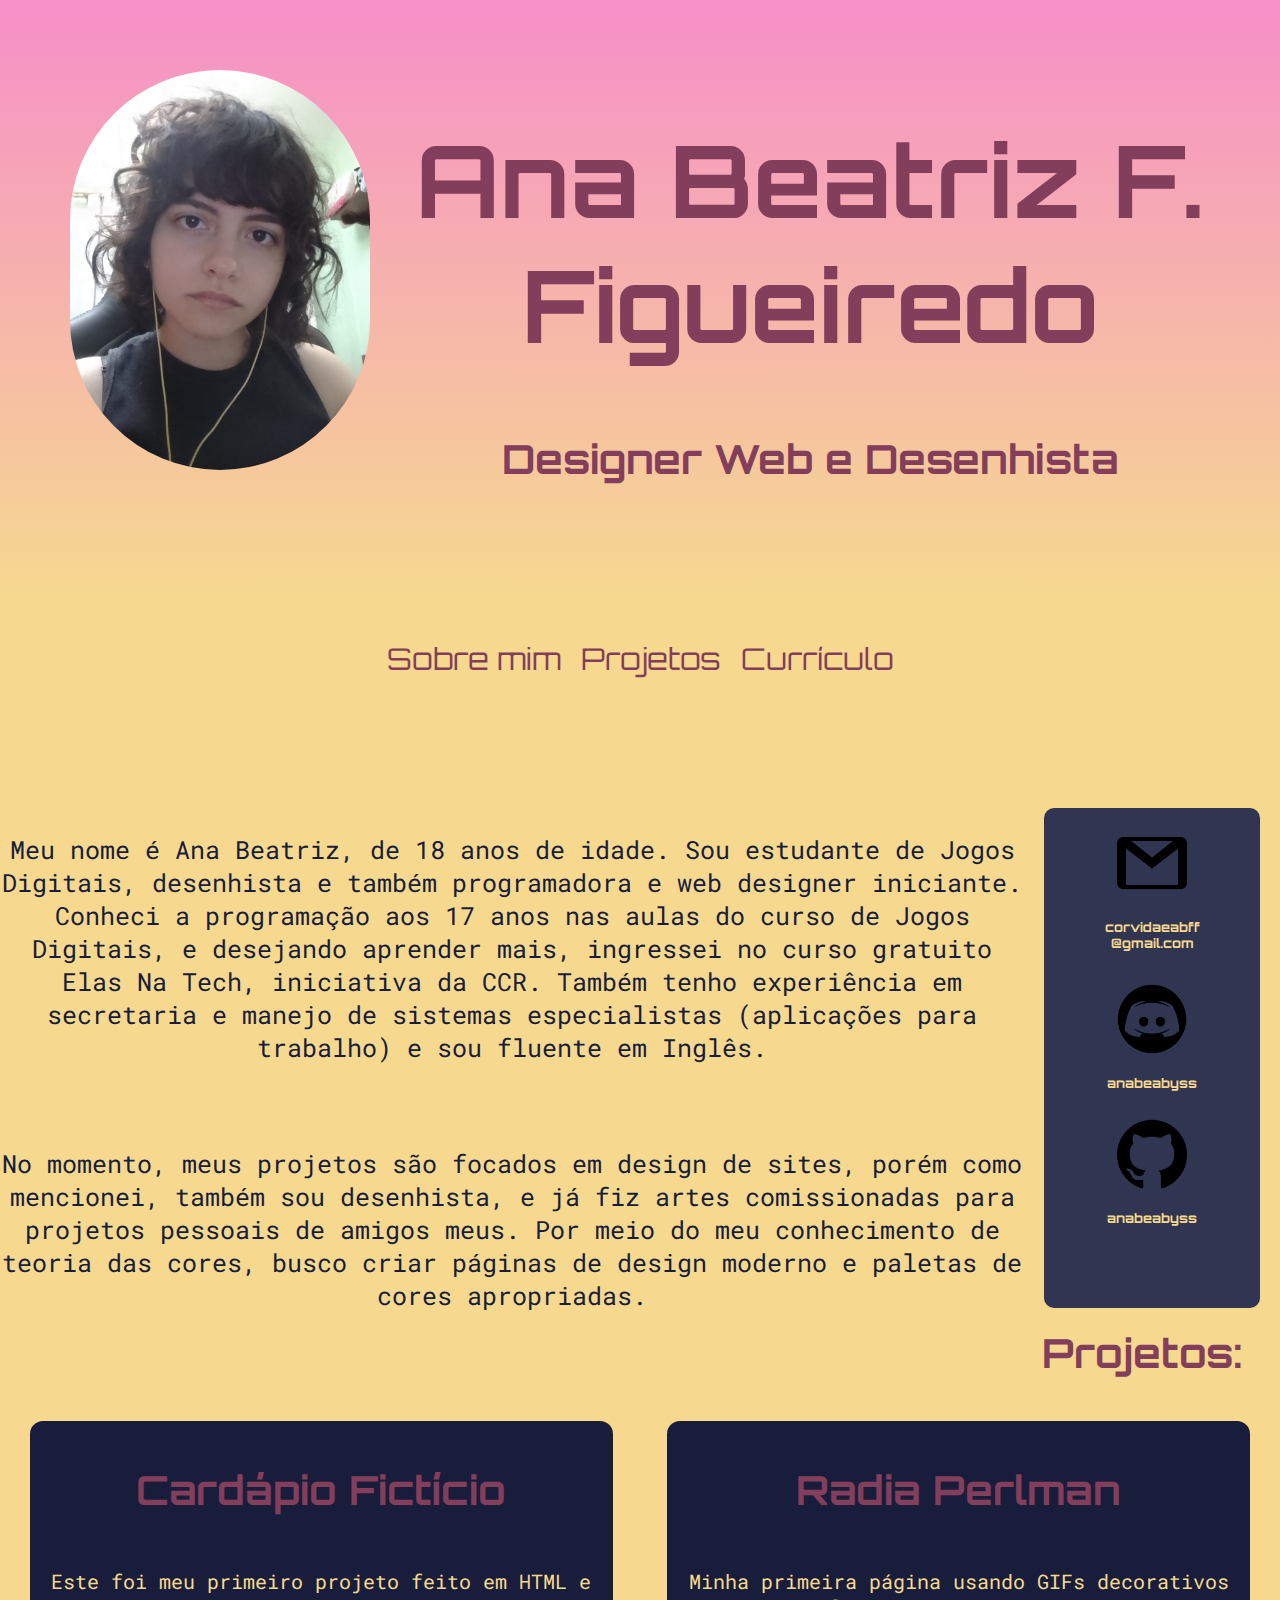
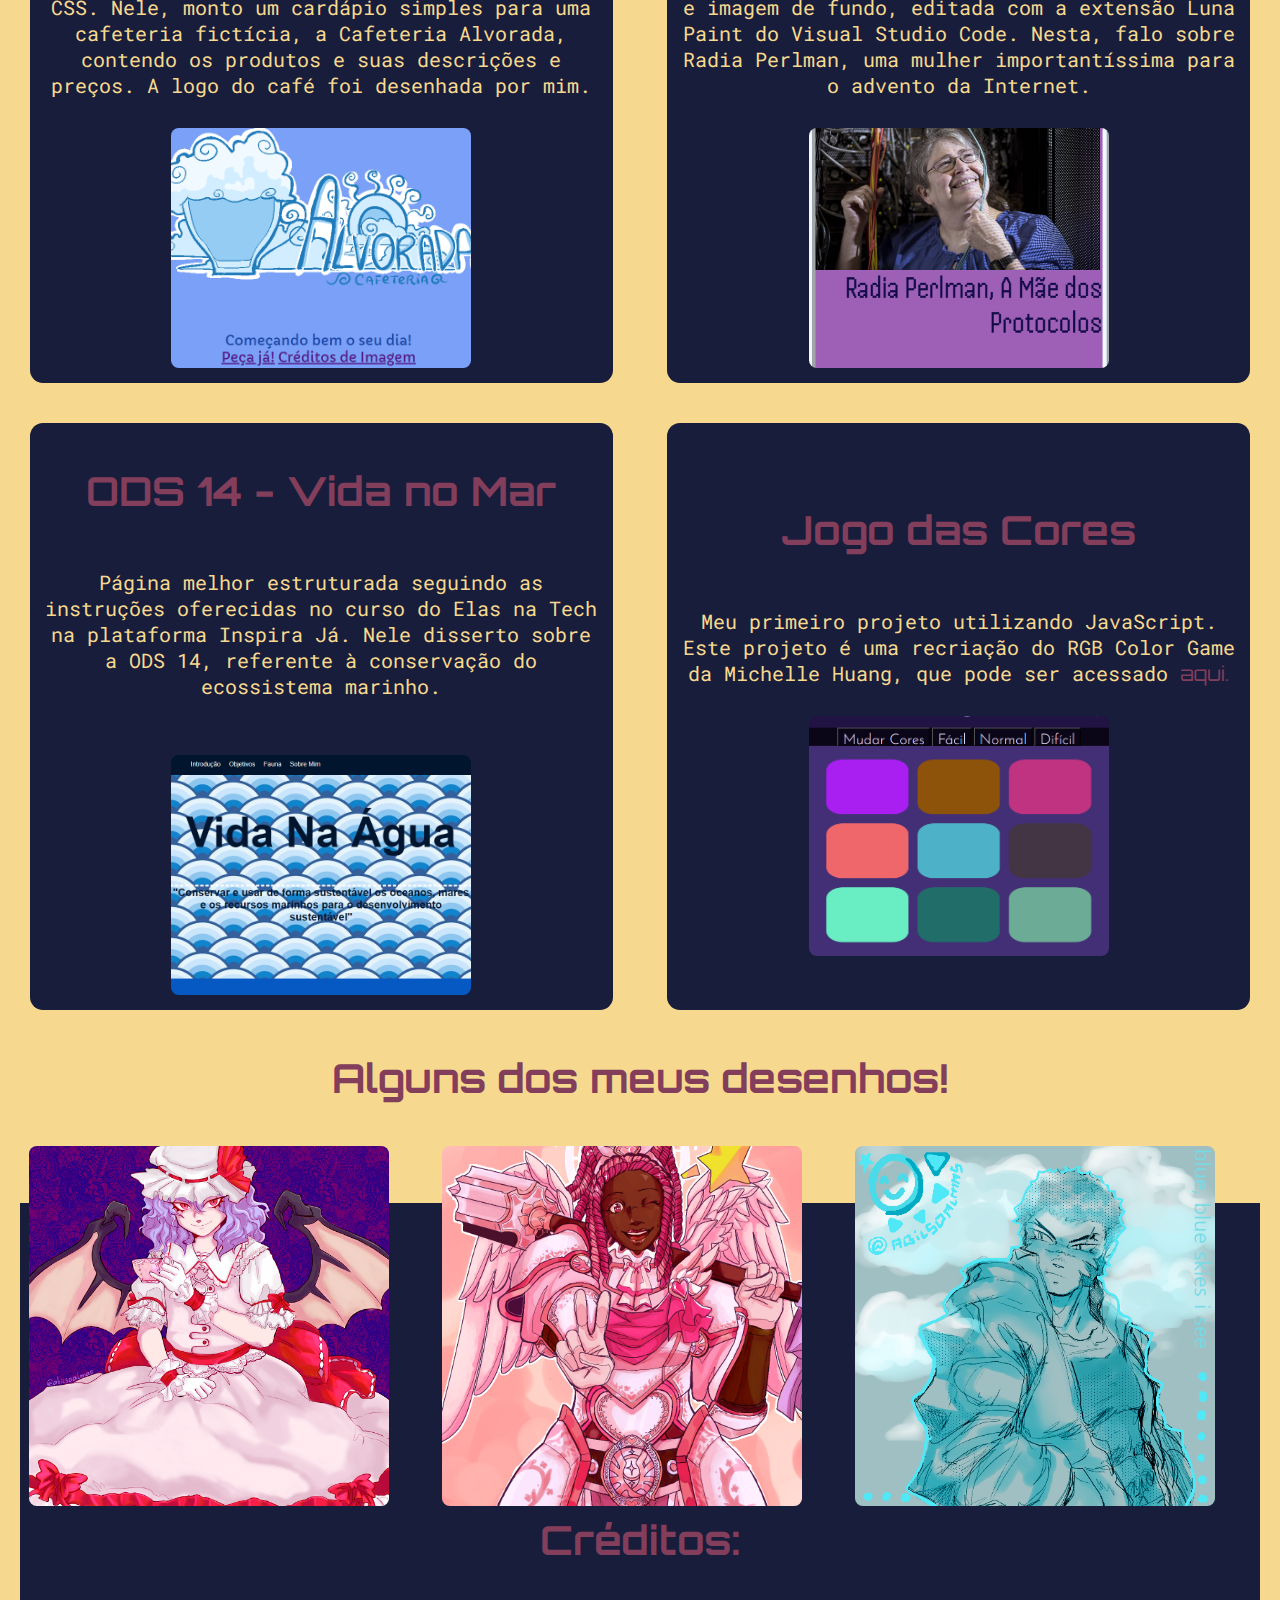
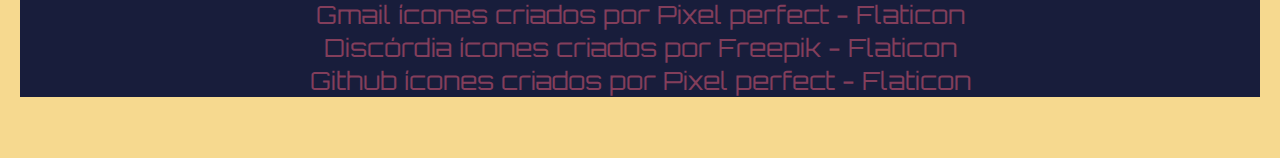
<file: index.html>
<!DOCTYPE html>
<html lang="en">
<head>
    <meta charset="UTF-8">
    <meta name="viewport" content="width=device-width, initial-scale=1.0">
    <title>Portfólio - Ana Beatriz</title>
    <link rel="stylesheet" href="style.css">
</head>
<body>
  <div id="gradiente">
    <img id="retrato" src="img\IMG_20230925_202612_384.jpg">
<header>
<div class="eu">
  <article>
   <h1>Ana Beatriz F. Figueiredo</h1>
   <h2>Designer Web e Desenhista</h2>
   <br>
  </article> 
</div>  
</div>
    <div class="links">
        <ul class="barrinha">
        <li><a href="#A1">Sobre mim</a></li>
        <li><a href="#A2">Projetos</a></li>
        <li><a target="_blank" href="formulario.html">Currículo</a></li>
    </ul>         
</div>     
</header>
<br>
<main>
<div class="colesquerda">
<div class="apresentacao">
    <article id="A1" class="intro">
       <p> Meu nome é Ana Beatriz, de 18 anos de idade. Sou estudante de Jogos Digitais, desenhista e também programadora e web designer iniciante. Conheci a programação aos 17 anos nas aulas do curso de Jogos Digitais, e desejando aprender mais, ingressei no curso gratuito Elas Na Tech, iniciativa da CCR. Também tenho experiência em secretaria e manejo de sistemas especialistas (aplicações para trabalho) e sou fluente em Inglês.<p>

        <br><p>No momento, meus projetos são focados em design de sites, porém como mencionei, também sou desenhista, e já fiz artes comissionadas para projetos pessoais de amigos meus. Por meio do meu conhecimento de teoria das cores, busco criar páginas de design moderno e paletas de cores apropriadas.   
       </p>
    </article>
</div></div>
<div class="coldireita">
<div class="contato centralizar">
    <article class="sociais">
      <img class="icon" src="img\732026.png"><br><h3>corvidaeabff<br>@gmail.com<h3> 
    </article>
    <article class="sociais">
      <img class="icon" src="img\3670325.png"><br><h3>anabeabyss</h3>
    </article>
    <article class="sociais">  
      <img class="icon" src="img\25231.png"><br><h3>anabeabyss</h3>
  </article>
</div></div>

<div class="centralizar" id="A2">
  <h2>Projetos:</h2>
  <div class="col2">
  <article class="projeto">
    <h2>Cardápio Fictício</h2>
    <p class="desc">Este foi meu primeiro projeto feito em HTML e CSS. Nele, monto um cardápio simples para uma cafeteria fictícia, a Cafeteria Alvorada, contendo os produtos e suas descrições e preços. A logo do café foi desenhada por mim.</p>
    <a target="_blank" href="https://anabeabyss.github.io/Cardapio/">
    <img class="demonstracao" src="img\previewcafe.png"></a>
  </article>

  <article class="projeto">
    <h2>Radia Perlman</h2>
    <p class="desc">Minha primeira página usando GIFs decorativos e imagem de fundo, editada com a extensão Luna Paint do Visual Studio Code. Nesta, falo sobre Radia Perlman, uma mulher importantíssima para o advento da Internet.</p>
    <a target="_blank" href="https://anabeabyss.github.io/inspiracao/index.html">
    <img  class="demonstracao" src="img\previewradia.png">
    </a>
  </article>
  </div>
</div>
<div class="col2 centralizar">
  <article class="projeto">
    <h2>ODS 14 - Vida no Mar</h2>
   <p class="desc">Página melhor estruturada seguindo as instruções oferecidas no curso do Elas na Tech na plataforma Inspira Já. Nele disserto sobre a ODS 14, referente à conservação do ecossistema marinho.</p><br>
   <a target="_blank" href="https://anabeabyss.github.io/ODS/">
   <img class="demonstracao" src="img\previewods.png">
   </a>
  </article>

  <article class="projeto">
    <h2>Jogo das Cores</h2>
    <p class="desc">Meu primeiro projeto utilizando JavaScript. Este projeto é uma recriação do RGB Color Game da Michelle Huang, que pode ser acessado <a target="_blank" href="https://codepen.io/itsmhuang/pen/oxaReK?editors=1111">aqui.</a></p>
    <a target="_blank" href="https://anabeabyss.github.io/exerciciojs/">
    <img class="demonstracao" src="img\previewjogo.png">
    </a>
  </article>
</div>
</div>

<div class="centralizar">
  <h2>Alguns dos meus desenhos!</h2>
<div class="col3">
  <img class="ilust" src="desenhos\remilia.png">
</div>
<div class="col3">
  <img class="ilust" src="desenhos\argentia.png">
</div>
<div class="col3">
  <img class="ilust" src="desenhos\tora2.png">
</div>
</div>
</main>

<div class="creditos centralizar">
<footer>
  <h2>Créditos:</h2>
      <p><a href="https://www.flaticon.com/br/icones-gratis/gmail" title="gmail ícones">Gmail ícones criados por Pixel perfect - Flaticon</a><br>
      <a href="https://www.flaticon.com/br/icones-gratis/discordia" title="discórdia ícones">Discórdia ícones criados por Freepik - Flaticon</a><br>
      <a href="https://www.flaticon.com/br/icones-gratis/github" title="github ícones">Github ícones criados por Pixel perfect - Flaticon</a>
      </p>
</footer>
</div>
<div vw class="enabled">
  <div vw-access-button class="active"></div>
  <div vw-plugin-wrapper>
    <div class="vw-plugin-top-wrapper"></div>
  </div>
</div>
<script src="https://vlibras.gov.br/app/vlibras-plugin.js"></script>
<script>
  new window.VLibras.Widget('https://vlibras.gov.br/app');
</script>
<br>
<br>
</body>
</html>
</file>
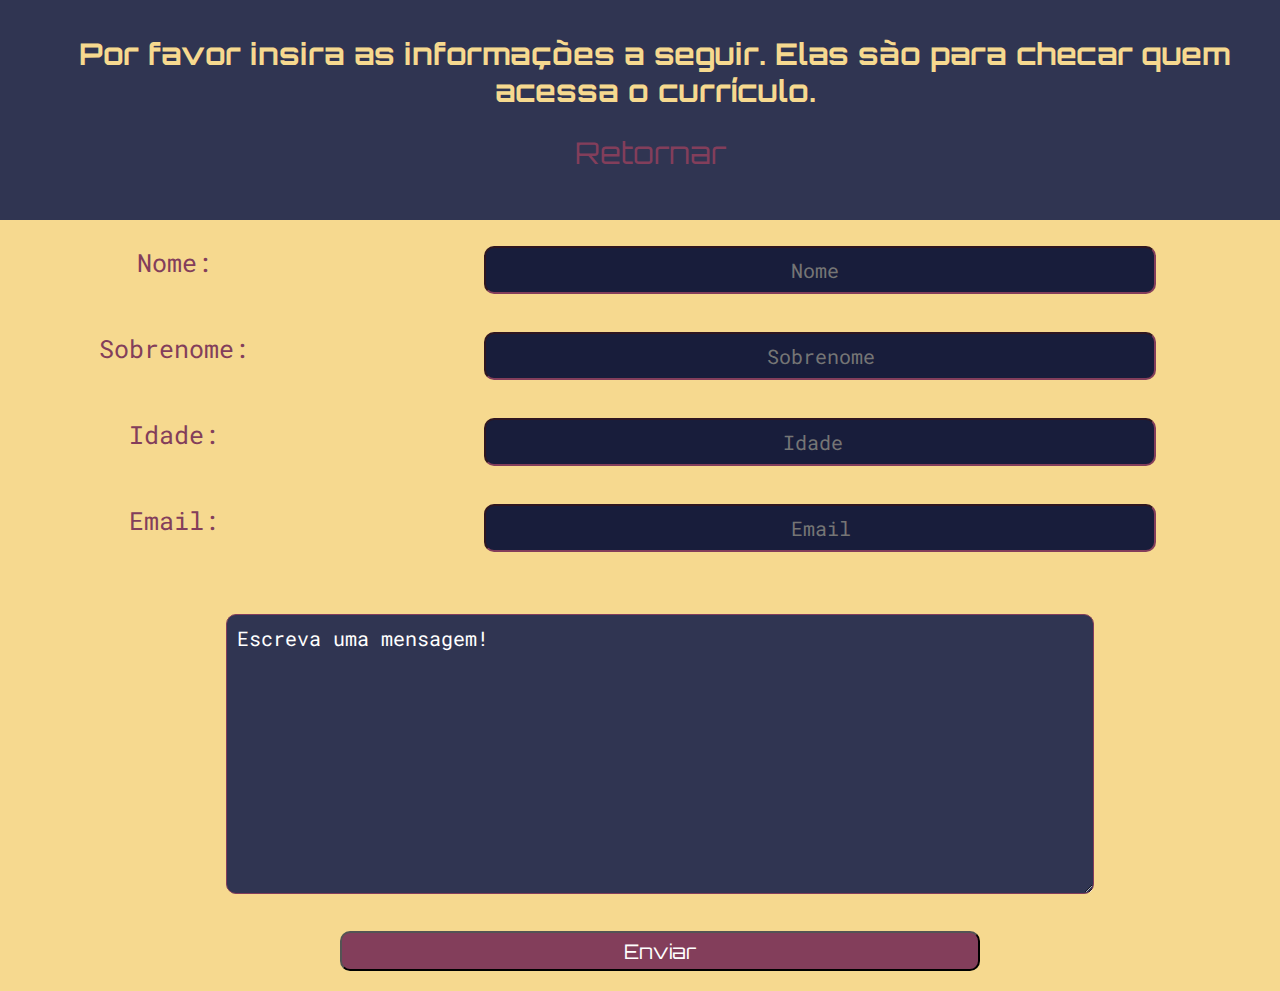
<file: formulario.html>
<!DOCTYPE html>
<html lang="en">
<head>
    <meta charset="UTF-8">
    <meta name="viewport" content="width=device-width, initial-scale=1.0">
    <title>Formulário de Acesso</title>
    <link rel="stylesheet" href="style.css">
</head>
<body>
<header id="barra">
    <h1 id="disclaimer">Por favor insira as informações a seguir. Elas são para checar quem acessa o currículo.</h1>  
    <a id="voltar" href="index.html">Retornar</a>
</header>
<div class="forml centralizar">
<form action="https://formsubmit.co/c219a68d64292f838fab3d0e34c927a4" method="POST">
  <div class="legenda">
   <label for="nome">Nome:</label>
  </div> 
   <div class="linha">
     <input placeholder="Nome "type="text" id="nome" name="nome" required>
     </div>
     <div class="legenda"> 
     <label for="snome">Sobrenome:</label>
     </div>
   <div class="linha">  
     <input placeholder="Sobrenome" type="text" id="snome" name="snome" required>
   </div>  
   <div class="legenda">
     <label for="idade">Idade:</label>  
     </div>
   <div class="linha">  
     <input placeholder="Idade" type="number" id="idade" name="idade" required>
   </div>  
   <div class="legenda">
     <label for="mail">Email:</label>
    </div>
    <div class="linha">
     <input placeholder="Email" type="email" id="mail" name="mail" required>
     </div><br>
  <div class="texto centralizar">
     <textarea placeholder="Digite sua mensagem." name="msg" class="mensagem" rows="10" style="height:200px">Escreva uma mensagem!</textarea><br>
  </div>
     <input type="hidden" name="_captcha" value="true">
     <input type="hidden" name="_next" value="index.html">
     <input type="submit" id="envio" value="Enviar" hidden>
</form>   
<button id="enviar">Enviar</button>

<script>
  const baixarPdf = document
           .querySelector("#enviar");
 
  const enviarForm = document
           .querySelector("#envio");
           
           baixarPdf.addEventListener("click", () => {
      let nome = document.getElementById("nome").value;
      let snome = document.getElementById("snome").value;
      let idade = document.getElementById("idade").value;
      let mail = document.getElementById("mail").value;

      if (nome && snome && idade && mail){
         let element = document.createElement("a");
           element.href = './Curriculo.pdf';
           element.download = 'Curriculo.pdf'
           element.click();

           document.documentElement.appendChild(element);
           element.click();
           enviarForm.click();
          } else {
            alert("Por favor, preencha todos os campos antes de baixar o PDF.");
          }
       });
</script>

<div vw class="enabled">
  <div vw-access-button class="active"></div>
  <div vw-plugin-wrapper>
    <div class="vw-plugin-top-wrapper"></div>
  </div>
</div>
<script src="https://vlibras.gov.br/app/vlibras-plugin.js"></script>
<script>
  new window.VLibras.Widget('https://vlibras.gov.br/app');
</script>
</body>
</html>
</file>
<file: style.css>
@import url('https://fonts.googleapis.com/css2?family=Orbitron:wght@600&family=Roboto+Mono&display=swap');

body{
    background-color: #F6D98F;
    margin: 0;
    padding: 0;
    height: fit-content;
    max-width: fit-content;
    overflow-x: hidden;
}

#retrato{
   width: 200;
   height: 400px;
   border-radius: 5cm;
   float: left;
   padding: 20px;
   z-index:1 ;
}

#gradiente{
 height: 500px;
 background-image: linear-gradient(#f68fc8,#F6D98F);
 background-color: #F6D98F;
 margin-top: none;
 padding: 50px
}

header{
    width: 100%;
    height:auto;
    text-align: center;
}

.eu{
    font-family: 'Orbitron', sans-serif;
    color: #833E5B;
    text-align: justify;
    justify-content: center;
    resize: horizontal;
}

#agradecimento{
    font-family: 'Orbitron', sans-serif;
    font-size: 100px;
    width: 100%;
    text-align: center;
    color: #833E5B;
}

h1{
    font-size: 100px;
    text-align: center;
}

h2{
    font-size: 40px;
    font-family: 'Orbitron', sans-serif;
    color: #833E5B;
    text-align: center;
}

h3{
     font-family: 'Orbitron', sans-serif;
     text-align: center;
     font-size: 13px;
     margin-bottom: 7.5px;
}

p{
    font-size: 25px;
    font-family: 'Roboto Mono', monospace;
}

.desc{
    font-size: 20px;
    text-align: center;
    color: #F6D98F;
    font-family: 'Roboto Mono', monospace;
}

.barrinha{
    display: flex;
    justify-content: center;
    padding: 0;
    font-size: 30px;
}

li{
    list-style: none;
    text-align: center;
    float: left;
    margin: 10px 10px 30px 10px;
}

a:link {
    text-decoration: none;
    color: #833E5B;
    transition: all 0.3s;
	-webkit-transition: all 0.3s;
	-moz-transition: all 0.3s;
    font-family: 'Orbitron', sans-serif;
  }
  
a:hover {
    text-decoration: none;
    color:#3C4A79;
  }

#voltar{
    font-size: 30px;
    text-align: center;
}

#botao{
    border: 5px white solid;
	transition: all 0.3s;
	-webkit-transition: all 0.3s;
	-moz-transition: all 0.3s;
  }

#botao:hover{
    text-decoration: none;
    background-color: #A6A9C8;
    color:#181D3B;
}  
.apresentacao{
    font-family: 'Roboto Mono', monospace;
    font-size: 30px;
    color:#181D3B;
    margin-bottom: 20px;
}

.intro{
    text-align: center;
}

.col2{
    display: flex;
    flex-wrap: wrap;
    justify-content: space-between;
}

.col3{
    width: 33.3%; 
    display: flex;
    flex-wrap: wrap;
    justify-content: space-between;
    float: left;
}

.projeto{
    font-family: 'Roboto Mono', monospace;
    background-color:#181D3B;
    color:#F6D98F;
    font-size: 20px;
    margin: 10px 10px;
    padding: 10px;
    border-radius: 13px;
    box-sizing: border-box;
    width: 47%;
    min-height: 200px;
    display: flex;
    flex-direction: column;
    justify-content: center;
    align-items: center;
    resize: horizontal;
}

.demonstracao{
    height: 240px;
    width: 300px;
    object-fit: cover;
    margin-top: 10px;
    border-width: 4.5px;
    align-self: center;
    border-radius: 7.8px;
}

.ilust{
  height: 360px;
  width: 360px;
  object-fit: cover;
  margin: 9px;
  border-radius: 7.8px;
}

.icon{
    height:70px;
    width: 70px;
    margin-top: 20px;
    object-fit: scale-down;
}

.contato{
    font-family: 'Roboto Mono', monospace;
    color:#F6D98F;
    background-color: #303552;
    border-radius: 10px;
    margin-top: 20px;
    margin-bottom: 20px;
    height: 500px;
}

.colesquerda{
    float: left;
    width: 80%;
    margin-top: 20px;
}

.coldireita{
    float: right;
    width: 20%;
}

.centralizar{
    float: center;
    text-align: center;
    margin: 20px;
}

.creditos{
    background-color:#181D3B;
    max-width: 100%;
    height: auto;
    justify-content: space-evenly;
    margin-top: 100px;
    padding: none;
}

.sociais{
    font-size: 30px;
    box-sizing: border-box;
    justify-content: center;
    align-items: center;
}

.forml{
    font-family: 'Roboto Mono', monospace;
    font-size: 25px;
    justify-content: center;
    width: 100%;
    height: 70%;
}

#barra{
    background-color:#303552;
    margin-bottom: 20px;
    margin-top: 0;
    margin-left: 0;
    margin-right: 0;
    padding: 10px;
    height: 200px;
    width: 100%;
    text-align: center;
}

#disclaimer{
    font-size: 30px;
    font-family: 'Orbitron', sans-serif;
    color:#F6D98F;
    padding: 5px;
    width: 100%;
}

button{
    height: 40px;
    width: 50%;
    font-size: 20px;
    background-color:#833E5B;
    color:#ffffff;
    border-radius: 10px;
    font-family: 'Orbitron', sans-serif;
    transition: all 0.3s;
	-webkit-transition: all 0.3s;
	-moz-transition: all 0.3s;
}
  
button:hover{
    background-color: #181D3B;
    cursor: pointer;
}

label{
    font-family: 'Roboto Mono', monospace;
    font-size: 25px;
    color:#833E5B;
    padding:12px 12px 12px 0;
}

input[type=text], input[type=email], input[type=number]{
    width: 70%;
    height: 60%;
    padding-left: 3px;
    box-sizing: border-box;
    margin-bottom: 20px;
    border-radius: 10px;
    border-color: #833E5B;
    color: #ffffff;
    background-color:#181D3B;
    font:20px bold;
    text-align: center;
    resize: vertical;
    font-family: 'Roboto Mono', monospace;
  }

.texto{
 max-width: 100%;
}

textarea{
    width: 70%;
    min-height: 280px;
    font: 20px bold;
    padding: 10px;
    border-radius: 10px;
    margin-top: 30px;
    margin-bottom: 10px;
    box-sizing: border-box;
    resize: vertical;  
    justify-content: center;  
    background-color: #303552;
    border-color: #833E5B;
    color: white;
    font-family: 'Roboto Mono', monospace;
}
.legenda{
    width: 25%;
    float: left;
    margin-top: 6px;
}

 .linha{
    width: 75%;
    height: 80px;
    float: left;
    margin-top: 6px;
 } 

 @media screen and (max-width: 900px) {

    #retrato{
        width: 100%;
        height:50%;
        padding: 0;
        object-fit: scale-down;
    }

    h1{
        font-size: 60px;
    }

    .eu{
        width: 100%;
        float: none;
        padding: 0;
    }

    .barrinha{
        width: 100%;
        float: none;
        display: block;
        padding: 0;
    }

    .projeto{
        width: 100%;
        float: none;
        padding: 0;
    }

    .coldireita{   
      width: 100%;
      padding: 0;
    }

    .colesquerda{
      width: 100%;
      height:10%;
      padding: 0;
    }

    .contato{
        width: 100%;
        height: 30%;
        color:#181D3B;
    }

    .sociais{
        width: 33%;
        float: left;
        justify-self: center;
    }

    .col3{
        width: 100%;
        float: none;
        padding: 0;
    }

    .ilust{
        justify-self: center;
        margin-bottom: 10px;
        padding: 0;
        width: 100%;
        height: auto;
        
    }
  }

 @media screen and (max-width: 800px) {
    .linha, input[type=submit], label {
      width: 100%;
      height: 30%;
      justify-self: center;
      padding: 12px 20px;
      margin-top: 0;
      margin-bottom: 5px;
      float: none;
      text-align: center;
      font-size: 20px;
      resize: none;
    }
  }
</file>
